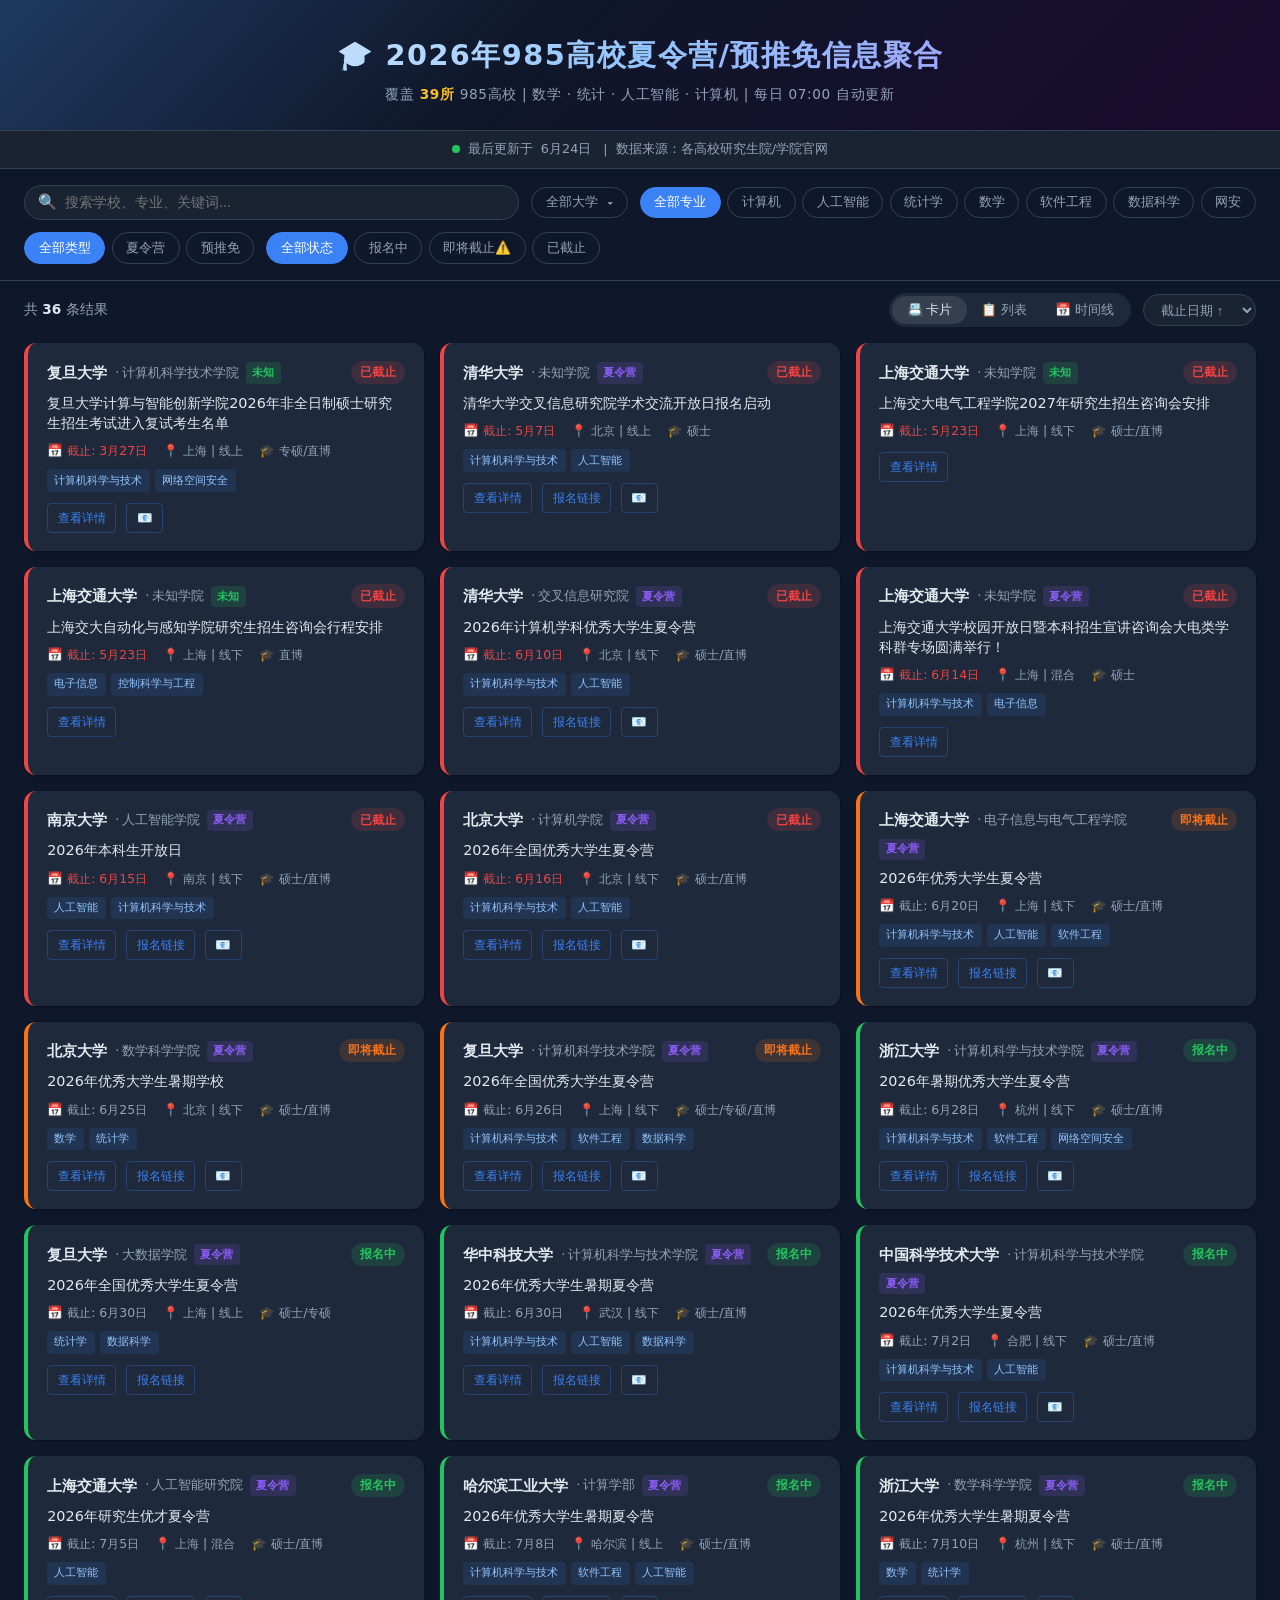
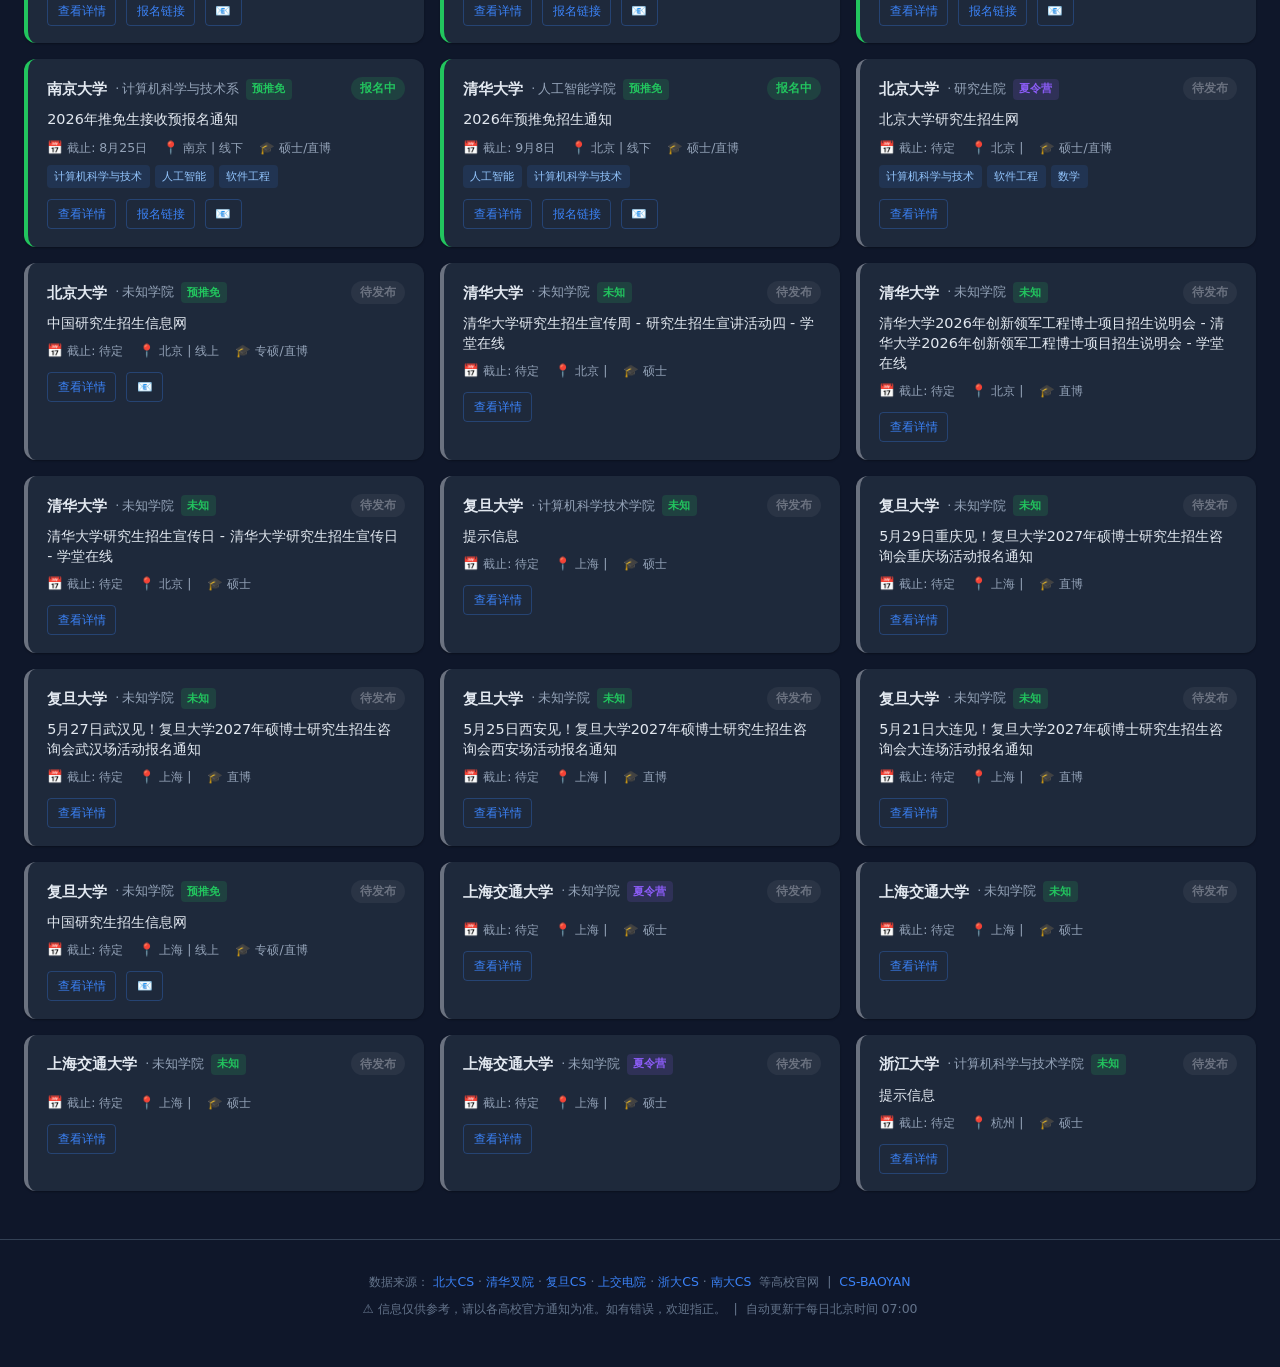
<file: index.html>
<!DOCTYPE html>
<html lang="zh-CN">
<head>
<meta charset="UTF-8">
<meta name="viewport" content="width=device-width, initial-scale=1.0">
<title>🎓 2026 985高校夏令营/预推免信息聚合</title>
<link rel="stylesheet" href="css/style.css">
</head>
<body>

<!-- ===== header ===== -->
<header class="header">
  <h1>🎓 2026年985高校夏令营/预推免信息聚合</h1>
  <p class="subtitle">
    覆盖 <span>39所</span> 985高校 | 数学 · 统计 · 人工智能 · 计算机 | 每日 07:00 自动更新
  </p>
</header>

<!-- ===== update banner ===== -->
<div class="update-banner">
  <span class="dot"></span>
  最后更新于 <span id="update-time">加载中...</span>
  &nbsp;|&nbsp; 数据来源：各高校研究生院/学院官网
</div>

<!-- ===== filters ===== -->
<div class="filters">
  <div class="search-wrap">
    <span class="search-icon">🔍</span>
    <input type="text" id="search-input" placeholder="搜索学校、专业、关键词...">
  </div>

  <!-- university multi-select -->
  <div class="uni-select">
    <button class="uni-trigger">
      <span class="uni-label">全部大学</span>
      <span class="uni-count"></span>
      <span>▾</span>
    </button>
    <div class="uni-dropdown" id="uni-dropdown">
    </div>
  </div>

  <!-- major filter -->
  <div class="filter-group">
    <button class="filter-chip active" data-filter="major:all">全部专业</button>
    <button class="filter-chip" data-filter="major:计算机科学与技术">计算机</button>
    <button class="filter-chip" data-filter="major:人工智能">人工智能</button>
    <button class="filter-chip" data-filter="major:统计学">统计学</button>
    <button class="filter-chip" data-filter="major:数学">数学</button>
    <button class="filter-chip" data-filter="major:软件工程">软件工程</button>
    <button class="filter-chip" data-filter="major:数据科学">数据科学</button>
    <button class="filter-chip" data-filter="major:网络空间安全">网安</button>
  </div>

  <!-- type filter -->
  <div class="filter-group">
    <button class="filter-chip active" data-filter="type:all">全部类型</button>
    <button class="filter-chip" data-filter="type:夏令营">夏令营</button>
    <button class="filter-chip" data-filter="type:预推免">预推免</button>
  </div>

  <!-- status filter -->
  <div class="filter-group">
    <button class="filter-chip active" data-filter="status:all">全部状态</button>
    <button class="filter-chip" data-filter="status:报名中">报名中</button>
    <button class="filter-chip" data-filter="status:即将截止">即将截止⚠️</button>
    <button class="filter-chip" data-filter="status:已截止">已截止</button>
  </div>
</div>

<!-- ===== toolbar ===== -->
<div class="toolbar">
  <div class="result-count" id="result-count">共 <strong>0</strong> 条结果</div>
  <div style="display:flex;gap:.75rem;align-items:center;">
    <div class="view-tabs">
      <button class="view-tab active" data-view="card">📇 卡片</button>
      <button class="view-tab" data-view="list">📋 列表</button>
      <button class="view-tab" data-view="timeline">📅 时间线</button>
    </div>
    <select class="sort-select" id="sort-select">
      <option value="deadline-asc">截止日期 ↑</option>
      <option value="deadline-desc">截止日期 ↓</option>
      <option value="university">按学校排序</option>
      <option value="updated">最近更新</option>
    </select>
  </div>
</div>

<!-- ===== content ===== -->
<main class="content">
  <div class="card-grid" id="cards-container">
    <!-- cards rendered by JS -->
  </div>
</main>

<!-- ===== footer ===== -->
<footer class="footer">
  <p>
    数据来源：
    <a href="https://cs.pku.edu.cn/" target="_blank">北大CS</a> ·
    <a href="https://iiis.tsinghua.edu.cn/" target="_blank">清华叉院</a> ·
    <a href="https://cs.fudan.edu.cn/" target="_blank">复旦CS</a> ·
    <a href="https://www.seiee.sjtu.edu.cn/" target="_blank">上交电院</a> ·
    <a href="http://www.cs.zju.edu.cn/" target="_blank">浙大CS</a> ·
    <a href="https://cs.nju.edu.cn/" target="_blank">南大CS</a>
    &nbsp;等高校官网 &nbsp;|&nbsp;
    <a href="https://github.com/jsjby/CS-BAOYAN-2026" target="_blank">CS-BAOYAN</a>
  </p>
  <p style="margin-top:.4rem;">
    ⚠️ 信息仅供参考，请以各高校官方通知为准。如有错误，欢迎指正。
    &nbsp;|&nbsp;
    自动更新于每日北京时间 07:00
  </p>
</footer>

<!-- ===== toast ===== -->
<div class="toast" id="toast"></div>

<script src="js/utils.js"></script>
<script src="js/app.js"></script>
<script>
// ===== 动态生成大学下拉选项 =====
(function() {
  const dropdown = document.getElementById('uni-dropdown');
  const cols = [];
  ALL_UNIVERSITIES.forEach(name => {
    cols.push(`<label class="uni-opt"><input type="checkbox" value="${name}"> ${name}</label>`);
  });
  const actions = `<div class="actions">
    <button class="clear">清空</button>
    <button class="confirm">确定</button>
  </div>`;
  dropdown.innerHTML = cols.join('') + actions;
})();
</script>
</body>
</html>
</file>
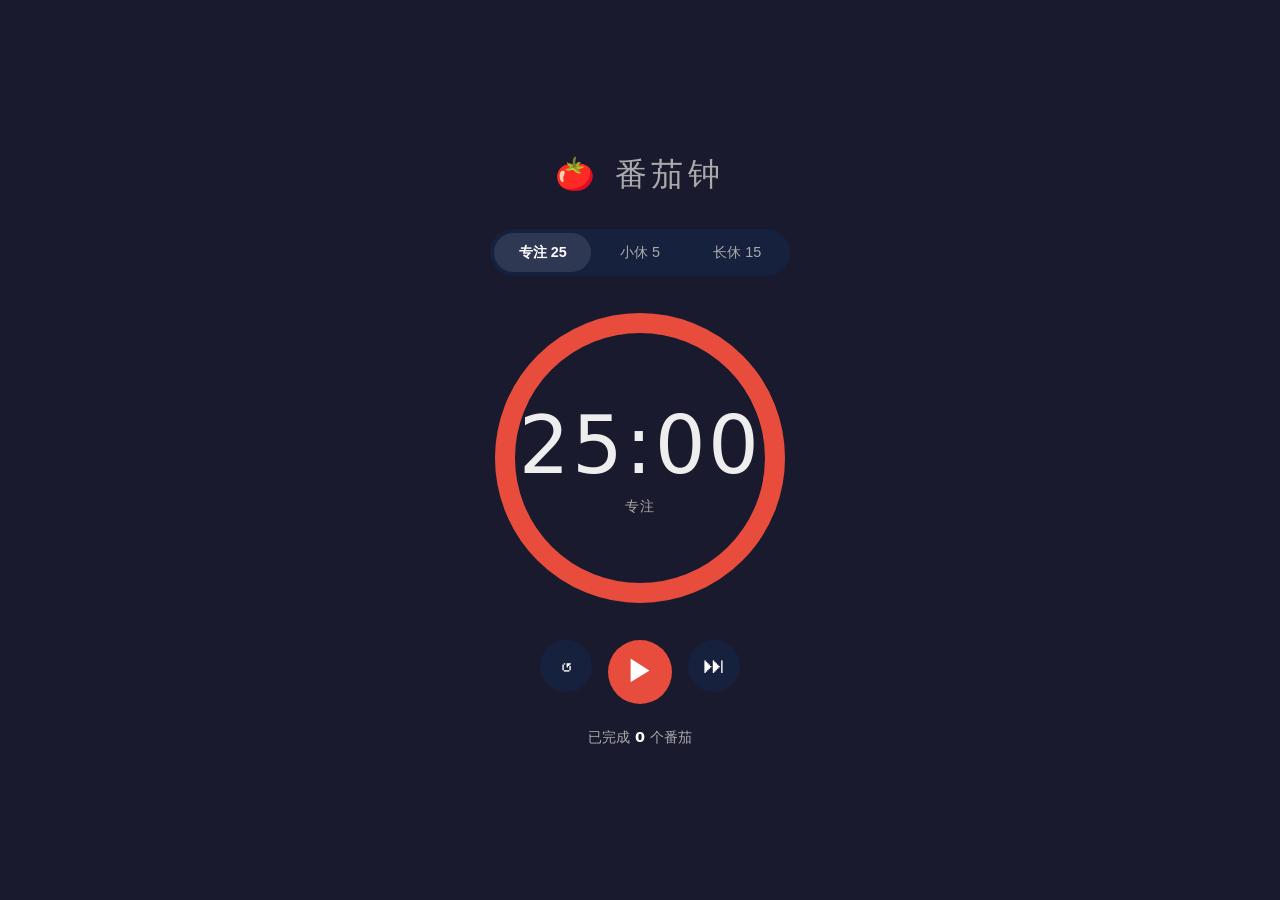
<file: pomodoro.html>
<!DOCTYPE html>
<html lang="zh-CN">
<head>
<meta charset="UTF-8">
<meta name="viewport" content="width=device-width, initial-scale=1.0">
<title>🍅 番茄钟</title>
<style>
  :root {
    --work: #e74c3c;
    --short-break: #2ecc71;
    --long-break: #3498db;
    --bg: #1a1a2e;
    --card: #16213e;
    --text: #eee;
    --sub: #aaa;
  }

  * { margin: 0; padding: 0; box-sizing: border-box; }

  body {
    font-family: 'Segoe UI', system-ui, -apple-system, sans-serif;
    background: var(--bg);
    color: var(--text);
    min-height: 100vh;
    display: flex;
    align-items: center;
    justify-content: center;
    user-select: none;
  }

  .container {
    text-align: center;
    padding: 2rem;
  }

  h1 {
    font-size: 2rem;
    font-weight: 300;
    letter-spacing: 0.15em;
    margin-bottom: 2rem;
    color: var(--sub);
  }

  /* ---- mode tabs ---- */
  .modes {
    display: flex;
    gap: 0;
    margin-bottom: 2rem;
    background: var(--card);
    border-radius: 999px;
    overflow: hidden;
    padding: 4px;
  }

  .mode-btn {
    flex: 1;
    padding: 0.6rem 1.5rem;
    border: none;
    background: transparent;
    color: var(--sub);
    font-size: 0.9rem;
    cursor: pointer;
    border-radius: 999px;
    transition: all 0.3s;
    white-space: nowrap;
  }

  .mode-btn.active {
    background: rgba(255,255,255,0.1);
    color: #fff;
    font-weight: 600;
  }

  /* ---- ring ---- */
  .ring-wrapper {
    position: relative;
    width: 300px;
    height: 300px;
    margin: 0 auto 2rem;
  }

  svg {
    transform: rotate(-90deg);
    width: 300px;
    height: 300px;
  }

  .ring-bg {
    fill: none;
    stroke: rgba(255,255,255,0.05);
    stroke-width: 8;
  }

  .ring-fg {
    fill: none;
    stroke-width: 8;
    stroke-linecap: round;
    transition: stroke-dashoffset 0.3s linear, stroke 0.5s;
  }

  .timer-text {
    position: absolute;
    inset: 0;
    display: flex;
    flex-direction: column;
    align-items: center;
    justify-content: center;
  }

  .time {
    font-size: 5rem;
    font-weight: 200;
    font-variant-numeric: tabular-nums;
    letter-spacing: 0.03em;
  }

  .label {
    font-size: 0.9rem;
    color: var(--sub);
    margin-top: 0.3rem;
    letter-spacing: 0.1em;
  }

  /* ---- controls ---- */
  .controls {
    display: flex;
    gap: 1rem;
    justify-content: center;
    margin-bottom: 1.5rem;
  }

  .btn {
    width: 52px;
    height: 52px;
    border-radius: 50%;
    border: none;
    font-size: 1.4rem;
    cursor: pointer;
    background: var(--card);
    color: #fff;
    transition: transform 0.15s, background 0.2s, box-shadow 0.2s;
    display: flex;
    align-items: center;
    justify-content: center;
  }

  .btn:hover {
    transform: scale(1.08);
    box-shadow: 0 0 20px rgba(255,255,255,0.08);
  }
  .btn:active { transform: scale(0.95); }

  .btn-start {
    background: var(--work);
    width: 64px;
    height: 64px;
    font-size: 1.8rem;
  }
  .btn-start.paused { background: var(--short-break); }

  /* ---- session counter ---- */
  .sessions {
    font-size: 0.9rem;
    color: var(--sub);
  }
  .sessions span { color: #fff; font-weight: 600; }

  /* ---- toast ---- */
  .toast {
    position: fixed;
    top: 2rem;
    left: 50%;
    translate: -50% 0;
    background: var(--card);
    padding: 1rem 2rem;
    border-radius: 999px;
    font-size: 0.95rem;
    box-shadow: 0 8px 30px rgba(0,0,0,0.4);
    opacity: 0;
    pointer-events: none;
    transition: opacity 0.4s;
  }
  .toast.show { opacity: 1; }
</style>
</head>
<body>
<div class="container">
  <h1>🍅 番茄钟</h1>

  <div class="modes">
    <button class="mode-btn active" data-mode="work">专注 25</button>
    <button class="mode-btn" data-mode="short">小休 5</button>
    <button class="mode-btn" data-mode="long">长休 15</button>
  </div>

  <div class="ring-wrapper">
    <svg viewBox="0 0 120 120">
      <circle class="ring-bg" cx="60" cy="60" r="54"/>
      <circle class="ring-fg" id="ring" cx="60" cy="60" r="54"
              stroke="var(--work)"
              stroke-dasharray="339.292"
              stroke-dashoffset="0"/>
    </svg>
    <div class="timer-text">
      <div class="time" id="time">25:00</div>
      <div class="label" id="label">专注</div>
    </div>
  </div>

  <div class="controls">
    <button class="btn" id="btnReset" title="重置">↺</button>
    <button class="btn btn-start" id="btnStart" title="开始">▶</button>
    <button class="btn" id="btnSkip" title="跳过">⏭</button>
  </div>

  <div class="sessions">
    已完成 <span id="count">0</span> 个番茄
  </div>
</div>

<div class="toast" id="toast"></div>

<script>
const CIRCUMFERENCE = 2 * Math.PI * 54; // ~339.292

const MODES = {
  work:    { minutes: 25, label: '专注', color: 'var(--work)'       },
  short:   { minutes:  5, label: '小休', color: 'var(--short-break)' },
  long:    { minutes: 15, label: '长休', color: 'var(--long-break)'  },
};

// ---- state ----
let mode        = 'work';
let totalSec    = MODES[mode].minutes * 60;
let remaining   = totalSec;
let running     = false;
let intervalId  = null;
let sessionCount = 0;

// ---- DOM ----
const $time    = document.getElementById('time');
const $label   = document.getElementById('label');
const $ring    = document.getElementById('ring');
const $btnStart= document.getElementById('btnStart');
const $btnReset= document.getElementById('btnReset');
const $btnSkip = document.getElementById('btnSkip');
const $count   = document.getElementById('count');
const $toast   = document.getElementById('toast');
const $modes   = document.querySelectorAll('.mode-btn');

// ---- audio context (lazy) ----
let audioCtx = null;
function beep(freq, dur = 0.15) {
  if (!audioCtx) audioCtx = new (window.AudioContext || window.webkitAudioContext)();
  const osc = audioCtx.createOscillator();
  const gain = audioCtx.createGain();
  osc.type = 'sine';
  osc.frequency.value = freq;
  gain.gain.setValueAtTime(0.3, audioCtx.currentTime);
  gain.gain.exponentialRampToValueAtTime(0.001, audioCtx.currentTime + dur);
  osc.connect(gain).connect(audioCtx.destination);
  osc.start(); osc.stop(audioCtx.currentTime + dur);
}

function playAlarm() {
  beep(784, 0.15); setTimeout(() => beep(988, 0.15), 200);
  setTimeout(() => beep(1175, 0.3), 400);
}

// ---- helpers ----
function mmss(s) {
  const m = Math.floor(s / 60);
  const sec = s % 60;
  return String(m).padStart(2, '0') + ':' + String(sec).padStart(2, '0');
}

function updateDisplay() {
  $time.textContent = mmss(remaining);
  const fraction = 1 - remaining / totalSec;
  $ring.style.strokeDashoffset = CIRCUMFERENCE * fraction;
  document.title = `${mmss(remaining)} — 🍅 番茄钟`;
}

function updateModeUI() {
  const cfg = MODES[mode];
  $ring.style.stroke = cfg.color;
  $label.textContent = cfg.label;
  $modes.forEach(b => b.classList.toggle('active', b.dataset.mode === mode));
  if (!running) {
    $btnStart.textContent = '▶';
    $btnStart.classList.remove('paused');
  }
}

function setMode(m) {
  mode = m;
  const cfg = MODES[mode];
  totalSec  = cfg.minutes * 60;
  remaining = totalSec;
  updateModeUI();
  updateDisplay();
}

// ---- timer ----
function tick() {
  if (remaining <= 0) return;
  remaining--;
  updateDisplay();
  if (remaining === 0) {
    stop();
    playAlarm();
    if (mode === 'work') {
      sessionCount++;
      $count.textContent = sessionCount;
    }
    toast(mode === 'work' ? '🍅 时间到！休息一下吧～' : '☕ 休息结束，继续加油！');
  }
}

function start() {
  if (running) return;
  if (remaining <= 0) resetCurrent();
  running = true;
  intervalId = setInterval(tick, 1000);
  $btnStart.textContent = '⏸';
  $btnStart.classList.add('paused');
}

function stop() {
  running = false;
  clearInterval(intervalId);
  intervalId = null;
  $btnStart.textContent = '▶';
  $btnStart.classList.remove('paused');
}

function resetCurrent() {
  stop();
  remaining = MODES[mode].minutes * 60;
  totalSec = remaining;
  updateDisplay();
}

function skip() {
  stop();
  remaining = 0;
  updateDisplay();
  playAlarm();
  if (mode === 'work') {
    sessionCount++;
    $count.textContent = sessionCount;
  }
  toast('已跳过');
}

// ---- toast ----
let toastTimer;
function toast(msg) {
  $toast.textContent = msg;
  $toast.classList.add('show');
  clearTimeout(toastTimer);
  toastTimer = setTimeout(() => $toast.classList.remove('show'), 2200);
}

// ---- events ----
$btnStart.addEventListener('click', () => {
  if (running) stop(); else start();
});

$btnReset.addEventListener('click', resetCurrent);
$btnSkip.addEventListener('click', skip);

$modes.forEach(b => {
  b.addEventListener('click', () => setMode(b.dataset.mode));
});

// ---- keyboard ----
document.addEventListener('keydown', e => {
  if (e.code === 'Space') {
    e.preventDefault();
    running ? stop() : start();
  }
  if (e.code === 'KeyR') resetCurrent();
  if (e.code === 'KeyS') skip();
  if (e.code === 'Digit1') setMode('work');
  if (e.code === 'Digit2') setMode('short');
  if (e.code === 'Digit3') setMode('long');
});

// ---- init ----
updateDisplay();
</script>
</body>
</html>
</file>
<file: css/style.css>
/* ============================================
   2026 985高校 夏令营/预推免 信息聚合 — 样式
   ============================================ */

:root {
  --c-green:  #22c55e;
  --c-orange: #f97316;
  --c-red:    #ef4444;
  --c-gray:   #6b7280;
  --c-blue:   #3b82f6;
  --c-purple: #8b5cf6;

  --bg:       #0f172a;
  --bg-card:  #1e293b;
  --bg-card-hover: #253548;
  --bg-input: #1a2332;
  --border:   #334155;
  --text:     #e2e8f0;
  --text-dim: #94a3b8;
  --text-muted: #64748b;
  --shadow:   0 1px 2px rgba(0,0,0,.3);

  --radius: 12px;
  --radius-sm: 8px;
  --radius-pill: 999px;
}

* { margin: 0; padding: 0; box-sizing: border-box; }

body {
  font-family: 'Segoe UI', system-ui, -apple-system, sans-serif;
  background: var(--bg);
  color: var(--text);
  min-height: 100vh;
  line-height: 1.6;
}

/* ---- header ---- */
.header {
  background: linear-gradient(135deg, #1e3a5f 0%, #0f172a 40%, #1a0a2e 100%);
  border-bottom: 1px solid var(--border);
  padding: 2rem 1.5rem 1.5rem;
  text-align: center;
}

.header h1 {
  font-size: 1.8rem;
  font-weight: 700;
  letter-spacing: 0.05em;
  background: linear-gradient(135deg, #f0f9ff, #93c5fd, #a78bfa);
  -webkit-background-clip: text;
  -webkit-text-fill-color: transparent;
  background-clip: text;
  margin-bottom: .4rem;
}

.header .subtitle {
  font-size: .85rem;
  color: var(--text-dim);
  letter-spacing: .05em;
}

.header .subtitle span { color: #fbbf24; font-weight: 600; }

/* ---- update banner ---- */
.update-banner {
  background: #1a2332;
  border-bottom: 1px solid var(--border);
  padding: .5rem 1.5rem;
  text-align: center;
  font-size: .8rem;
  color: var(--text-dim);
  display: flex; align-items: center; justify-content: center;
  gap: .5rem;
}
.update-banner .dot {
  width: 8px; height: 8px; border-radius: 50%;
  background: var(--c-green); display: inline-block;
}
.update-banner .dot.warn { background: var(--c-orange); }
.update-banner .dot.old { background: var(--c-gray); }

/* ---- filter bar ---- */
.filters {
  max-width: 1300px;
  margin: 0 auto;
  padding: 1rem 1.5rem;
  display: flex;
  flex-wrap: wrap;
  gap: .75rem;
  align-items: center;
  position: sticky;
  top: 0;
  z-index: 100;
  background: var(--bg);
  border-bottom: 1px solid var(--border);
}

.search-wrap {
  position: relative;
  flex: 1 1 260px;
  min-width: 200px;
}

.search-wrap input {
  width: 100%;
  padding: .55rem 1rem .55rem 2.5rem;
  border-radius: var(--radius-pill);
  border: 1px solid var(--border);
  background: var(--bg-input);
  color: var(--text);
  font-size: .9rem;
  outline: none;
  transition: border-color .2s;
}
.search-wrap input:focus { border-color: var(--c-blue); }
.search-wrap .search-icon {
  position: absolute;
  left: .9rem;
  top: 50%;
  translate: 0 -50%;
  color: var(--text-muted);
  font-size: .95rem;
  pointer-events: none;
}

.filter-group {
  display: flex;
  gap: .4rem;
  flex-wrap: wrap;
}

.filter-chip {
  padding: .4rem .85rem;
  border-radius: var(--radius-pill);
  border: 1px solid var(--border);
  background: transparent;
  color: var(--text-dim);
  font-size: .8rem;
  cursor: pointer;
  transition: all .2s;
  white-space: nowrap;
}
.filter-chip:hover { border-color: var(--text-muted); color: var(--text); }
.filter-chip.active {
  background: var(--c-blue);
  border-color: var(--c-blue);
  color: #fff;
}

.filter-chip.status-active   { background: var(--c-green); border-color: var(--c-green); color: #fff; }
.filter-chip.status-soon     { background: var(--c-orange); border-color: var(--c-orange); color: #fff; }
.filter-chip.status-closed   { background: var(--c-red); border-color: var(--c-red); color: #fff; }

/* ---- uni dropdown ---- */
.uni-select {
  position: relative;
}

.uni-trigger {
  padding: .4rem .85rem;
  border-radius: var(--radius-pill);
  border: 1px solid var(--border);
  background: transparent;
  color: var(--text-dim);
  font-size: .8rem;
  cursor: pointer;
  display: flex;
  align-items: center;
  gap: .3rem;
  white-space: nowrap;
}
.uni-trigger:hover { border-color: var(--text-muted); }

.uni-dropdown {
  display: none;
  position: absolute;
  top: calc(100% + 6px);
  left: 0;
  background: var(--bg-card);
  border: 1px solid var(--border);
  border-radius: var(--radius-sm);
  padding: .75rem;
  min-width: 320px;
  max-height: 320px;
  overflow-y: auto;
  z-index: 200;
  box-shadow: 0 12px 40px rgba(0,0,0,.5);
  grid-template-columns: 1fr 1fr 1fr;
  gap: .3rem;
}
.uni-dropdown.show { display: grid; }

.uni-opt {
  display: flex;
  align-items: center;
  gap: .35rem;
  padding: .25rem .4rem;
  border-radius: 4px;
  font-size: .78rem;
  cursor: pointer;
  color: var(--text-dim);
  transition: background .15s;
}
.uni-opt:hover { background: rgba(255,255,255,.05); }
.uni-opt input { accent-color: var(--c-blue); }
.uni-opt:has(input:checked) { color: var(--text); }

.uni-dropdown .actions {
  grid-column: 1 / -1;
  display: flex;
  gap: .5rem;
  padding-top: .5rem;
  border-top: 1px solid var(--border);
  margin-top: .25rem;
}
.uni-dropdown .actions button {
  flex: 1;
  padding: .3rem;
  border: none;
  border-radius: 4px;
  font-size: .75rem;
  cursor: pointer;
  background: var(--bg-input);
  color: var(--text-dim);
}
.uni-dropdown .actions button:hover { color: var(--text); }
.uni-dropdown .actions button.confirm { background: var(--c-blue); color: #fff; }

/* ---- toolbar ---- */
.toolbar {
  max-width: 1300px;
  margin: .75rem auto 0;
  padding: 0 1.5rem;
  display: flex;
  justify-content: space-between;
  align-items: center;
  flex-wrap: wrap;
  gap: .5rem;
}

.toolbar .result-count {
  font-size: .85rem;
  color: var(--text-dim);
}
.toolbar .result-count strong { color: var(--text); }

.view-tabs {
  display: flex;
  gap: 0;
  background: var(--bg-card);
  border-radius: var(--radius-pill);
  padding: 3px;
}
.view-tab {
  padding: .35rem .9rem;
  border: none;
  background: transparent;
  color: var(--text-dim);
  font-size: .8rem;
  cursor: pointer;
  border-radius: var(--radius-pill);
  transition: all .2s;
}
.view-tab.active { background: rgba(255,255,255,.1); color: var(--text); }

.sort-select {
  padding: .4rem .8rem;
  border-radius: var(--radius-pill);
  border: 1px solid var(--border);
  background: var(--bg-input);
  color: var(--text-dim);
  font-size: .8rem;
  cursor: pointer;
  outline: none;
}

/* ---- card grid ---- */
.content {
  max-width: 1300px;
  margin: 1rem auto 3rem;
  padding: 0 1.5rem;
}

.card-grid {
  display: grid;
  grid-template-columns: repeat(auto-fill, minmax(380px, 1fr));
  gap: 1rem;
}
.card-grid.list-view {
  grid-template-columns: 1fr;
  max-width: 900px;
  margin: 0 auto;
}
.card-grid.timeline-view {
  grid-template-columns: 1fr;
  max-width: 800px;
  margin: 0 auto;
  /* override: timeline uses its own CSS */
}

/* ---- card ---- */
.card {
  background: var(--bg-card);
  border-left: 4px solid var(--c-gray);
  border-radius: var(--radius);
  padding: 1.1rem 1.2rem;
  cursor: pointer;
  transition: transform .15s, background .2s, box-shadow .2s;
  box-shadow: var(--shadow);
  display: flex;
  flex-direction: column;
  gap: .5rem;
  position: relative;
}
.card:hover {
  transform: translateY(-2px);
  background: var(--bg-card-hover);
  box-shadow: 0 8px 24px rgba(0,0,0,.35);
}

.card.status-active   { border-left-color: var(--c-green); }
.card.status-soon     { border-left-color: var(--c-orange); }
.card.status-closed   { border-left-color: var(--c-red); }
.card.status-pending  { border-left-color: var(--c-gray); }

.card-header {
  display: flex;
  justify-content: space-between;
  align-items: flex-start;
  gap: .5rem;
}

.card .uni-college {
  display: flex;
  align-items: center;
  gap: .4rem;
  flex-wrap: wrap;
}

.card .university {
  font-weight: 700;
  font-size: .95rem;
  color: var(--text);
}

.card .college {
  font-size: .8rem;
  color: var(--text-dim);
}
.card .college::before { content: '·'; margin: 0 .2rem 0 .1rem; }

.status-badge {
  font-size: .72rem;
  padding: .15rem .55rem;
  border-radius: var(--radius-pill);
  font-weight: 600;
  white-space: nowrap;
  flex-shrink: 0;
}
.status-badge.active   { background: rgba(34,197,94,.15);  color: var(--c-green); }
.status-badge.soon     { background: rgba(249,115,22,.15);  color: var(--c-orange); }
.status-badge.closed   { background: rgba(239,68,68,.15);   color: var(--c-red); }
.status-badge.pending  { background: rgba(107,114,128,.15); color: var(--c-gray); }

.card .program-name {
  font-size: .9rem;
  color: var(--text);
  font-weight: 500;
  line-height: 1.4;
}

.card .meta-row {
  display: flex;
  flex-wrap: wrap;
  gap: .6rem 1rem;
  font-size: .78rem;
  color: var(--text-dim);
}

.card .meta-row .deadline {
  display: flex;
  align-items: center;
  gap: .25rem;
}
.card .meta-row .deadline.soon  { color: var(--c-orange); font-weight: 600; }
.card .meta-row .deadline.past  { color: var(--c-red); }

.card .days-badge {
  font-size: .7rem;
  padding: .1rem .4rem;
  border-radius: var(--radius-pill);
  background: rgba(249,115,22,.15);
  color: var(--c-orange);
  font-weight: 600;
}

.card .tags {
  display: flex;
  flex-wrap: wrap;
  gap: .35rem;
}
.card .tag {
  font-size: .7rem;
  padding: .15rem .45rem;
  border-radius: 4px;
  background: rgba(59,130,246,.12);
  color: #93c5fd;
}

.card .links {
  display: flex;
  gap: .6rem;
  margin-top: .2rem;
}
.card .links a {
  font-size: .78rem;
  text-decoration: none;
  color: var(--c-blue);
  padding: .25rem .6rem;
  border-radius: 4px;
  border: 1px solid rgba(59,130,246,.3);
  transition: all .15s;
}
.card .links a:hover { background: rgba(59,130,246,.1); }

.card .type-badge {
  font-size: .7rem;
  padding: .1rem .4rem;
  border-radius: 4px;
  font-weight: 600;
}
.type-summer { background: rgba(139,92,246,.15); color: var(--c-purple); }
.type-pre    { background: rgba(34,197,94,.15);  color: var(--c-green); }

/* ---- list view ---- */
.list-view .card {
  flex-direction: row;
  align-items: center;
  padding: .7rem 1.2rem;
  gap: .8rem;
}
.list-view .card .card-header { flex: 1; min-width: 0; }
.list-view .card .meta-row { flex: 0 0 auto; }
.list-view .card .tags { display: none; }
.list-view .card .links { margin-top: 0; flex-shrink: 0; }
.list-view .card .program-name {
  white-space: nowrap;
  overflow: hidden;
  text-overflow: ellipsis;
  max-width: 400px;
}

/* ---- timeline ---- */
.timeline {
  position: relative;
  padding-left: 44px;
}
.timeline::before {
  content: '';
  position: absolute;
  left: 16px;
  top: 8px;
  bottom: 8px;
  width: 3px;
  border-radius: 2px;
  background: linear-gradient(to bottom, var(--c-green), var(--c-orange), var(--c-red));
}
.timeline-item {
  position: relative;
  margin-bottom: 1rem;
}
.timeline-item::before {
  content: '';
  position: absolute;
  left: -32px;
  top: 20px;
  width: 12px; height: 12px;
  border-radius: 50%;
  border: 2px solid var(--bg);
  z-index: 2;
}
.timeline-item.status-active::before   { background: var(--c-green); }
.timeline-item.status-soon::before     { background: var(--c-orange); }
.timeline-item.status-closed::before   { background: var(--c-red); }
.timeline-item.status-pending::before  { background: var(--c-gray); }

.timeline-date {
  font-size: .75rem;
  color: var(--text-muted);
  margin-bottom: .3rem;
  margin-left: -38px;
}

/* ---- empty state ---- */
.empty {
  text-align: center;
  padding: 5rem 2rem;
  color: var(--text-muted);
}
.empty .icon { font-size: 3rem; margin-bottom: 1rem; }
.empty p { font-size: .95rem; }

/* ---- footer ---- */
.footer {
  text-align: center;
  padding: 2rem 1.5rem 3rem;
  font-size: .78rem;
  color: var(--text-muted);
  border-top: 1px solid var(--border);
  max-width: 1300px;
  margin: 0 auto;
}
.footer a { color: var(--c-blue); text-decoration: none; }
.footer a:hover { text-decoration: underline; }

/* ---- toast ---- */
.toast {
  position: fixed;
  top: 2rem;
  left: 50%;
  translate: -50% 0;
  background: var(--bg-card);
  border: 1px solid var(--border);
  padding: .75rem 1.5rem;
  border-radius: var(--radius-pill);
  font-size: .85rem;
  box-shadow: 0 8px 30px rgba(0,0,0,.4);
  opacity: 0;
  pointer-events: none;
  transition: opacity .4s;
  z-index: 1000;
}
.toast.show { opacity: 1; }

/* ---- responsive ---- */
@media (max-width: 900px) {
  .card-grid { grid-template-columns: 1fr; }
  .filters { gap: .5rem; }
  .uni-dropdown { grid-template-columns: 1fr 1fr; min-width: 260px; }
}

@media (max-width: 600px) {
  .header h1 { font-size: 1.3rem; }
  .card { padding: .85rem 1rem; }
  .list-view .card { flex-direction: column; align-items: stretch; }
  .list-view .card .links { align-self: flex-start; }
  .toolbar { flex-direction: column; align-items: flex-start; }
  .uni-dropdown { grid-template-columns: 1fr; min-width: 200px; left: auto; right: 0; }
}
</file>
